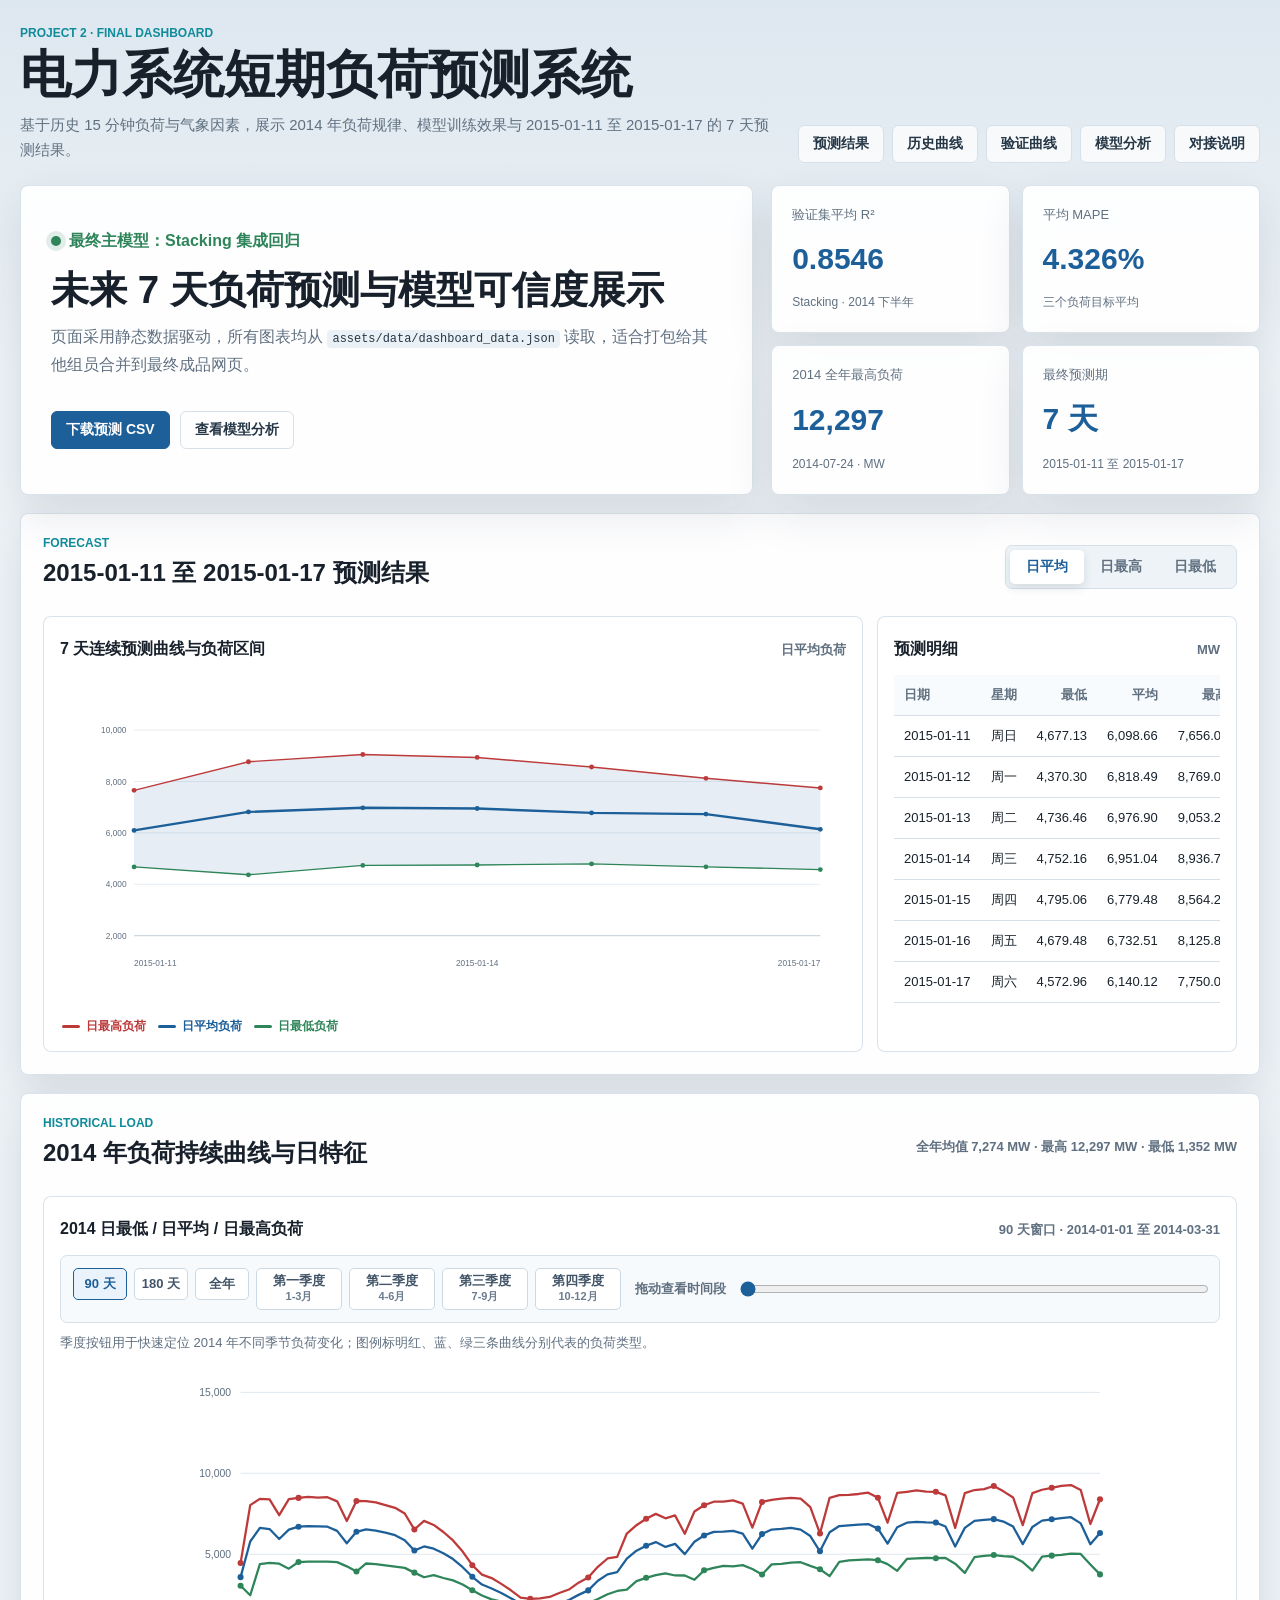
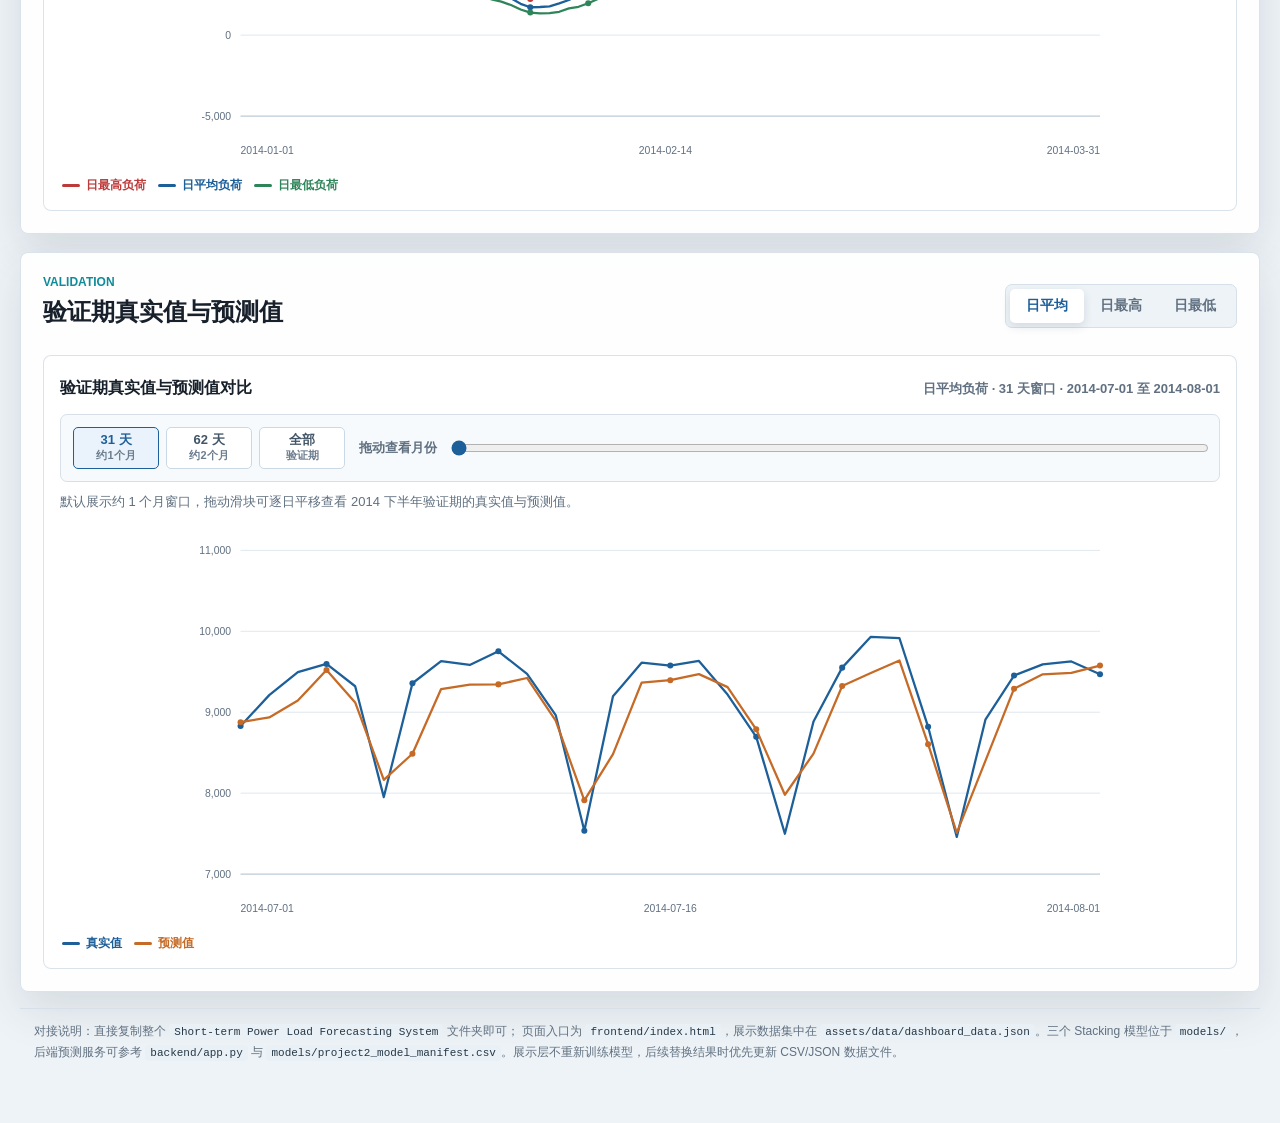
<file: Short-term Power Load Forecasting System/frontend/index.html>
<!doctype html>
<html lang="zh-CN">
  <head>
    <meta charset="utf-8" />
    <meta name="viewport" content="width=device-width, initial-scale=1" />
    <title>电力系统短期负荷预测系统</title>
    <link rel="stylesheet" href="assets/css/styles.css" />
  </head>
  <body>
    <div class="app-shell">
      <header class="topbar">
        <div>
          <p class="eyebrow">Project 2 · Final Dashboard</p>
          <h1>电力系统短期负荷预测系统</h1>
          <p class="subtitle">
            基于历史 15 分钟负荷与气象因素，展示 2014 年负荷规律、模型训练效果与
            2015-01-11 至 2015-01-17 的 7 天预测结果。
          </p>
        </div>
        <nav class="nav-actions" aria-label="页面导航">
          <a href="#forecast">预测结果</a>
          <a href="#history">历史曲线</a>
          <a href="#validation">验证曲线</a>
          <a href="overfitting.html">模型分析</a>
          <a href="#handoff">对接说明</a>
        </nav>
      </header>

      <main>
        <section class="hero-grid" aria-label="项目概览">
          <div class="hero-panel">
            <div class="status-row">
              <span class="status-dot"></span>
              <span>最终主模型：Stacking 集成回归</span>
            </div>
            <h2>未来 7 天负荷预测与模型可信度展示</h2>
            <p>
              页面采用静态数据驱动，所有图表均从 <code>assets/data/dashboard_data.json</code>
              读取，适合打包给其他组员合并到最终成品网页。
            </p>
            <div class="hero-actions">
              <a class="primary-link" href="assets/data/project2_final_prediction_2015_01_11_17.csv">下载预测 CSV</a>
              <a class="ghost-link" href="overfitting.html">查看模型分析</a>
            </div>
          </div>
          <div class="kpi-grid" id="kpiGrid"></div>
        </section>

        <section class="panel section-panel" id="forecast">
          <div class="section-head">
            <div>
              <p class="eyebrow">Forecast</p>
              <h2>2015-01-11 至 2015-01-17 预测结果</h2>
            </div>
            <div class="segmented" role="tablist" aria-label="预测目标切换">
              <button class="segment active" data-target="mean" type="button">日平均</button>
              <button class="segment" data-target="max" type="button">日最高</button>
              <button class="segment" data-target="min" type="button">日最低</button>
            </div>
          </div>
          <div class="chart-layout">
            <div class="chart-card wide">
            <div class="chart-title">
                <h3>7 天连续预测曲线与负荷区间</h3>
                <span id="forecastChartCaption">区间带：日最低至日最高</span>
              </div>
              <div class="chart-box" id="forecastChart" aria-label="7天预测曲线"></div>
            </div>
            <div class="table-card">
              <div class="chart-title">
                <h3>预测明细</h3>
                <span>MW</span>
              </div>
              <div class="table-wrap">
                <table>
                  <thead>
                    <tr>
                      <th>日期</th>
                      <th>星期</th>
                      <th>最低</th>
                      <th>平均</th>
                      <th>最高</th>
                    </tr>
                  </thead>
                  <tbody id="forecastTable"></tbody>
                </table>
              </div>
            </div>
          </div>
        </section>

        <section class="panel section-panel" id="history">
          <div class="section-head">
            <div>
              <p class="eyebrow">Historical Load</p>
              <h2>2014 年负荷持续曲线与日特征</h2>
            </div>
            <div class="meta-pill" id="historyStats"></div>
          </div>
          <div class="chart-card">
            <div class="chart-title">
              <h3>2014 日最低 / 日平均 / 日最高负荷</h3>
              <span id="historyWindowLabel">90 天窗口</span>
            </div>
            <div class="range-controls" aria-label="历史曲线时间窗口控制">
              <div class="quick-ranges">
                <button class="range-button active" data-window="90" type="button">90 天</button>
                <button class="range-button" data-window="180" type="button">180 天</button>
                <button class="range-button" data-window="365" type="button">全年</button>
                <button class="range-button wide" data-quarter="0" type="button">第一季度<br><small>1-3月</small></button>
                <button class="range-button wide" data-quarter="91" type="button">第二季度<br><small>4-6月</small></button>
                <button class="range-button wide" data-quarter="182" type="button">第三季度<br><small>7-9月</small></button>
                <button class="range-button wide" data-quarter="273" type="button">第四季度<br><small>10-12月</small></button>
              </div>
              <label class="range-slider-label">
                <span>拖动查看时间段</span>
                <input id="historyRange" type="range" min="0" max="275" value="0" />
              </label>
            </div>
            <p class="chart-help">季度按钮用于快速定位 2014 年不同季节负荷变化；图例标明红、蓝、绿三条曲线分别代表的负荷类型。</p>
            <div class="chart-box tall" id="historyChart" aria-label="2014全年负荷曲线"></div>
          </div>
        </section>

        <section class="panel section-panel" id="validation">
          <div class="section-head">
            <div>
              <p class="eyebrow">Validation</p>
              <h2>验证期真实值与预测值</h2>
            </div>
            <div class="segmented" role="tablist" aria-label="验证目标切换">
              <button class="validation-segment active" data-target="日平均负荷" type="button">日平均</button>
              <button class="validation-segment" data-target="日最高负荷" type="button">日最高</button>
              <button class="validation-segment" data-target="日最低负荷" type="button">日最低</button>
            </div>
          </div>
          <div class="chart-card">
            <div class="chart-title">
              <h3>验证期真实值与预测值对比</h3>
              <span id="validationCaption">31 天窗口</span>
            </div>
            <div class="range-controls compact-range" aria-label="验证曲线时间窗口控制">
              <div class="quick-ranges">
                <button class="validation-range-button active" data-window="31" type="button">31 天<br><small>约1个月</small></button>
                <button class="validation-range-button" data-window="62" type="button">62 天<br><small>约2个月</small></button>
                <button class="validation-range-button" data-window="183" type="button">全部<br><small>验证期</small></button>
              </div>
              <label class="range-slider-label">
                <span>拖动查看月份</span>
                <input id="validationRange" type="range" min="0" max="152" value="0" />
              </label>
            </div>
            <p class="chart-help">默认展示约 1 个月窗口，拖动滑块可逐日平移查看 2014 下半年验证期的真实值与预测值。</p>
            <div class="chart-box tall" id="validationChart" aria-label="验证期拟合曲线"></div>
          </div>
        </section>

        <section class="handoff-note" id="handoff" aria-label="对接说明">
          <p>
            对接说明：直接复制整个 <code>Short-term Power Load Forecasting System</code> 文件夹即可；
            页面入口为 <code>frontend/index.html</code>，展示数据集中在
            <code>assets/data/dashboard_data.json</code>。三个 Stacking 模型位于
            <code>models/</code>，后端预测服务可参考 <code>backend/app.py</code> 与
            <code>models/project2_model_manifest.csv</code>。展示层不重新训练模型，后续替换结果时优先更新 CSV/JSON 数据文件。
          </p>
        </section>
      </main>
    </div>
    <div class="tooltip" id="tooltip" role="status" aria-live="polite"></div>
    <script src="assets/data/dashboard_data.js"></script>
    <script src="assets/js/dashboard.js"></script>
  </body>
</html>
</file>
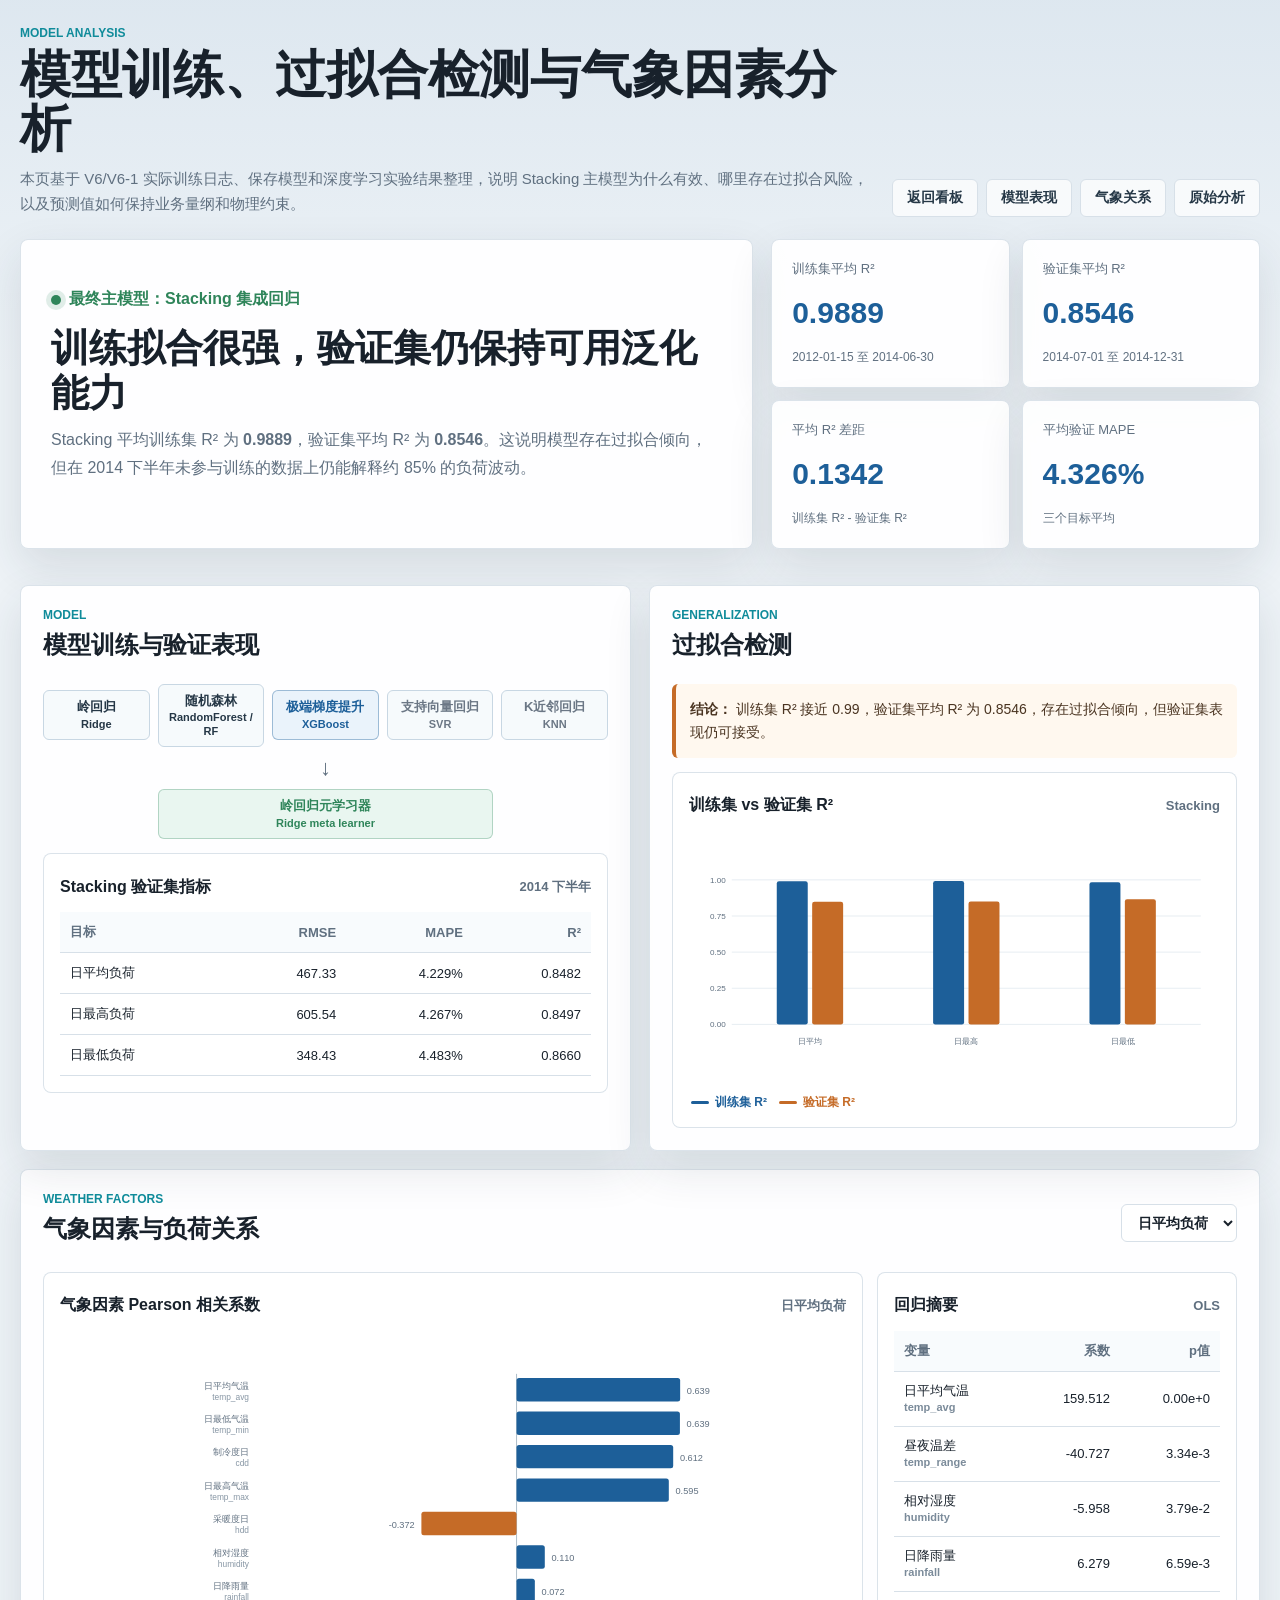
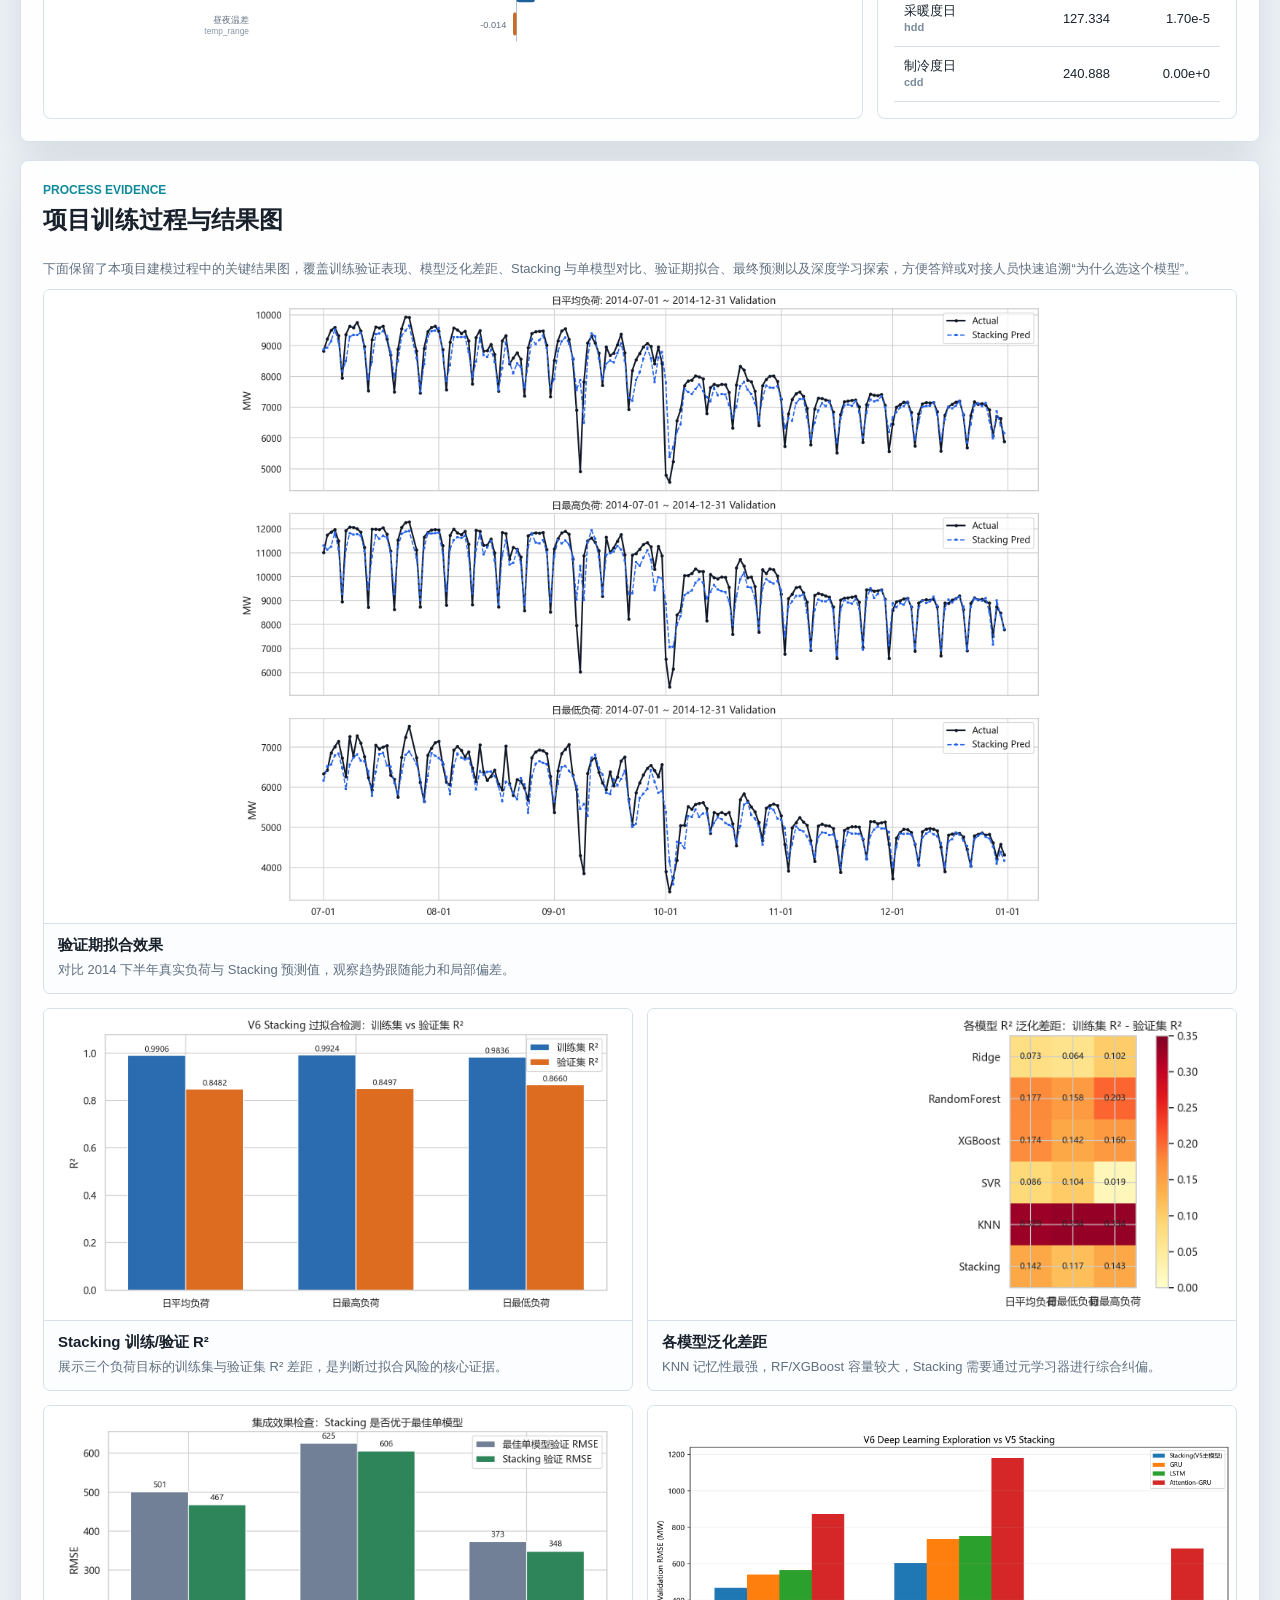
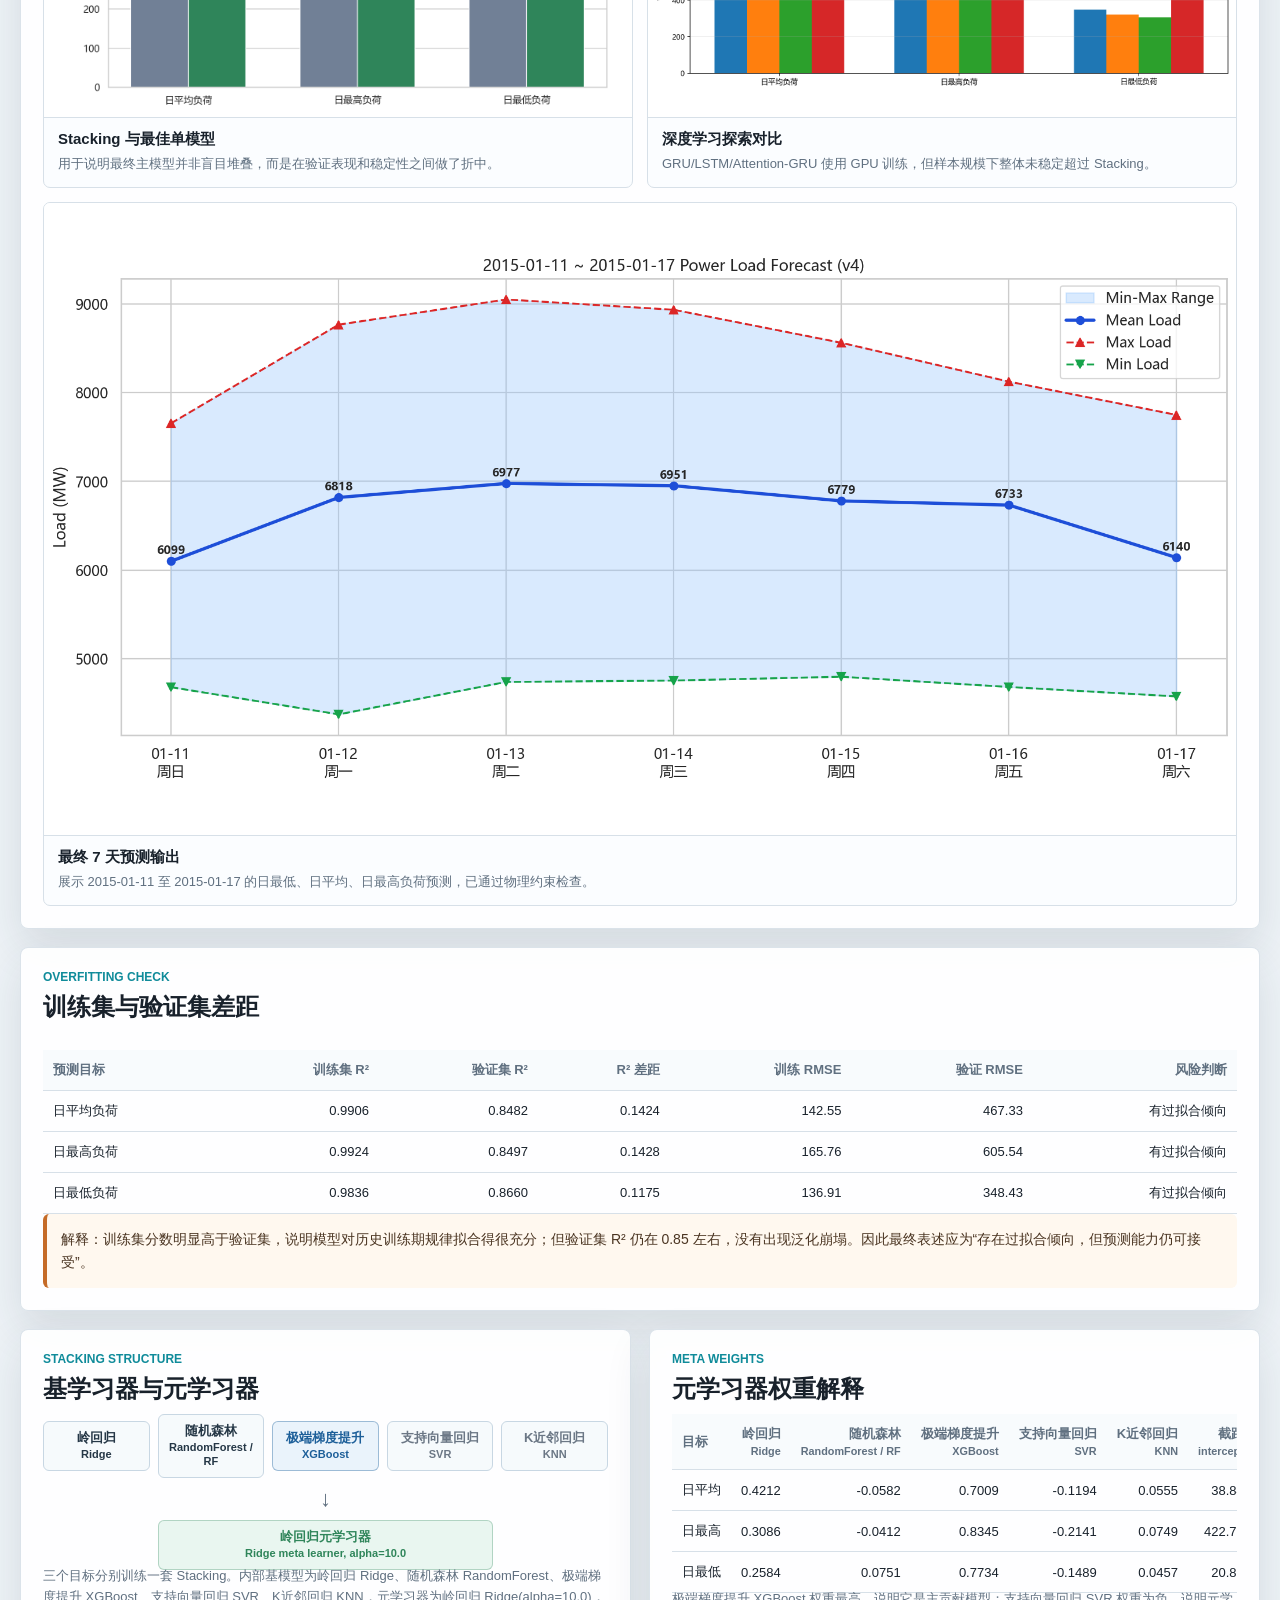
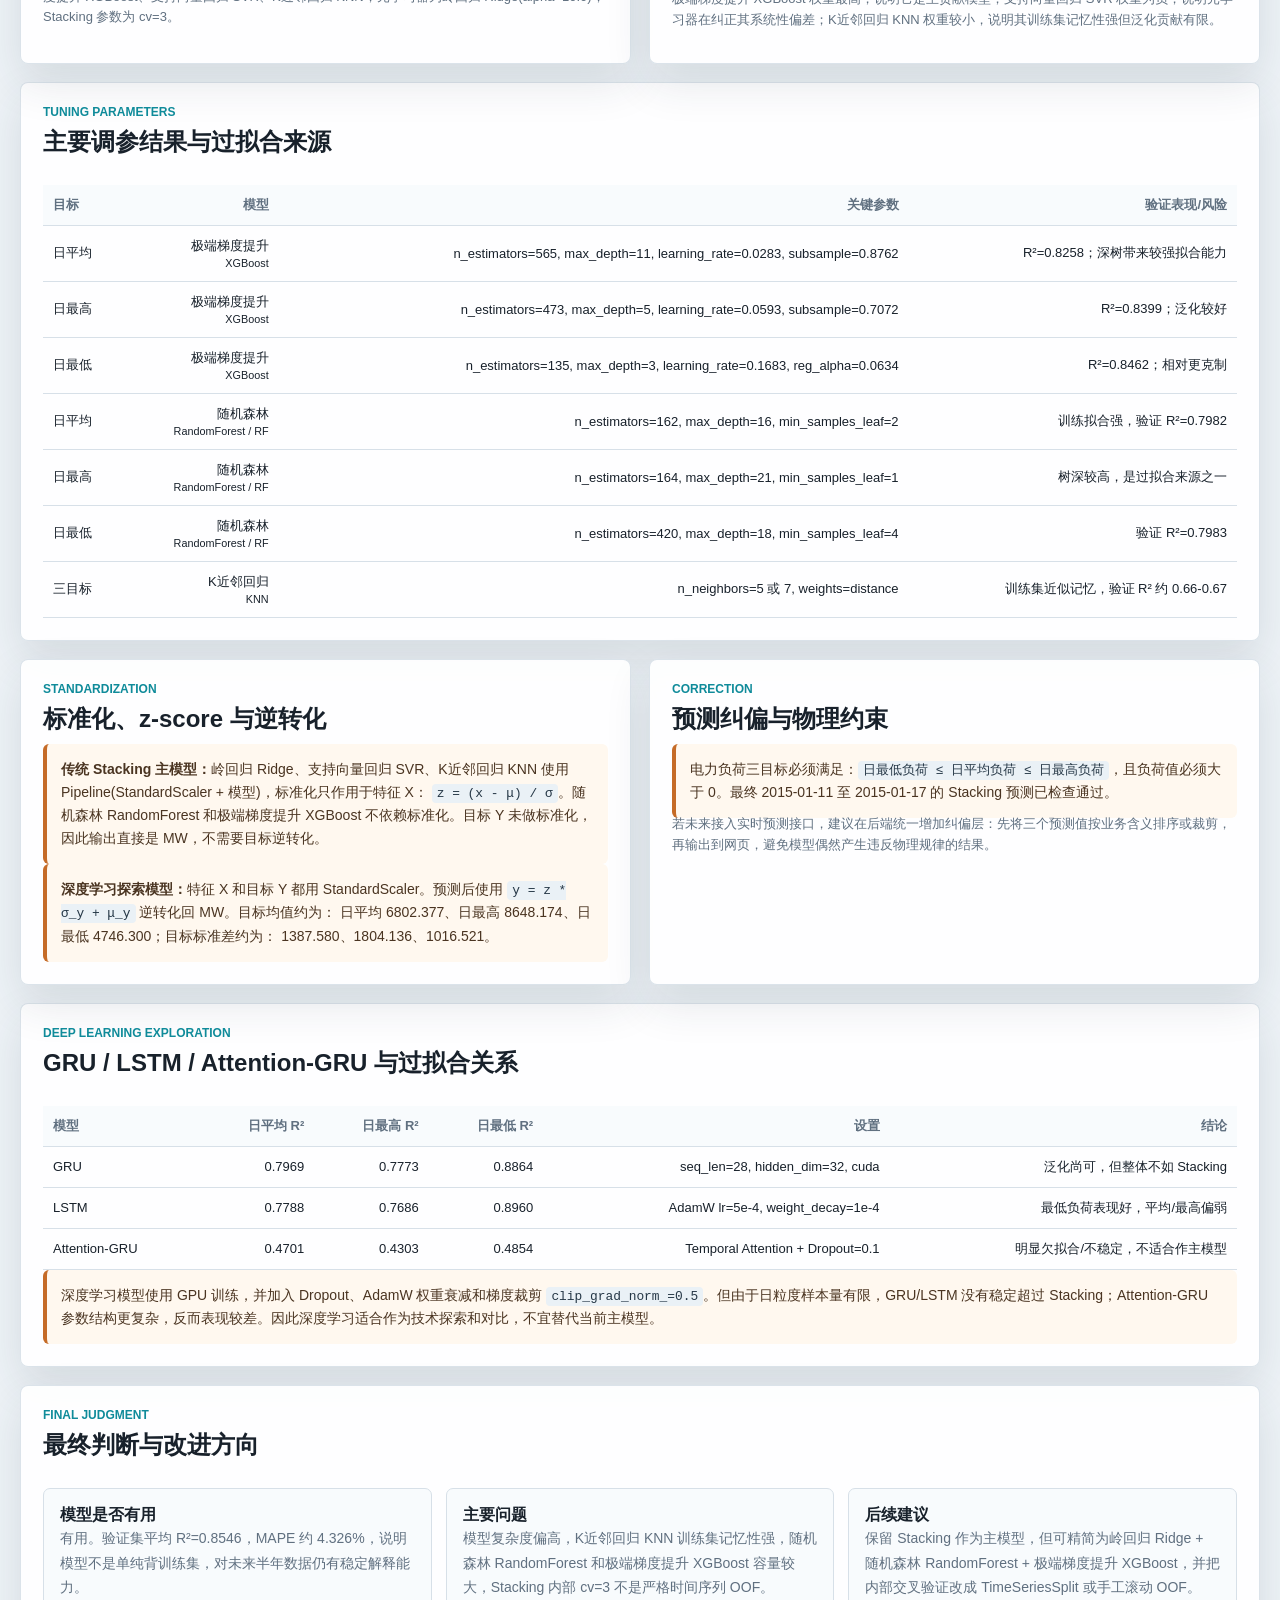
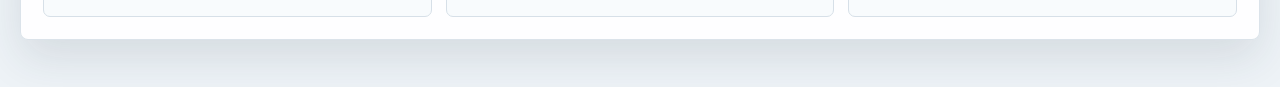
<file: Short-term Power Load Forecasting System/frontend/overfitting.html>
<!doctype html>
<html lang="zh-CN">
  <head>
    <meta charset="utf-8" />
    <meta name="viewport" content="width=device-width, initial-scale=1" />
    <title>电力系统短期负荷预测系统 - 模型分析</title>
    <link rel="stylesheet" href="assets/css/styles.css" />
  </head>
  <body>
    <div class="app-shell">
      <header class="topbar">
        <div>
          <p class="eyebrow">Model Analysis</p>
          <h1>模型训练、过拟合检测与气象因素分析</h1>
          <p class="subtitle">
            本页基于 V6/V6-1 实际训练日志、保存模型和深度学习实验结果整理，说明 Stacking 主模型为什么有效、哪里存在过拟合风险，以及预测值如何保持业务量纲和物理约束。
          </p>
        </div>
        <nav class="nav-actions">
          <a href="index.html">返回看板</a>
          <a href="#model">模型表现</a>
          <a href="#weather">气象关系</a>
          <a href="../docs/V6_overfitting_and_stacking_analysis.md">原始分析</a>
        </nav>
      </header>

      <main>
        <section class="hero-grid">
          <div class="hero-panel">
            <div class="status-row">
              <span class="status-dot"></span>
              <span>最终主模型：Stacking 集成回归</span>
            </div>
            <h2>训练拟合很强，验证集仍保持可用泛化能力</h2>
            <p>
              Stacking 平均训练集 R² 为 <strong>0.9889</strong>，验证集平均 R² 为
              <strong>0.8546</strong>。这说明模型存在过拟合倾向，但在 2014 下半年未参与训练的数据上仍能解释约 85% 的负荷波动。
            </p>
          </div>
          <div class="kpi-grid">
            <article class="kpi-card">
              <div class="kpi-label">训练集平均 R²</div>
              <div class="kpi-value">0.9889</div>
              <div class="kpi-note">2012-01-15 至 2014-06-30</div>
            </article>
            <article class="kpi-card">
              <div class="kpi-label">验证集平均 R²</div>
              <div class="kpi-value">0.8546</div>
              <div class="kpi-note">2014-07-01 至 2014-12-31</div>
            </article>
            <article class="kpi-card">
              <div class="kpi-label">平均 R² 差距</div>
              <div class="kpi-value">0.1342</div>
              <div class="kpi-note">训练集 R² - 验证集 R²</div>
            </article>
            <article class="kpi-card">
              <div class="kpi-label">平均验证 MAPE</div>
              <div class="kpi-value">4.326%</div>
              <div class="kpi-note">三个目标平均</div>
            </article>
          </div>
        </section>

        <section class="two-column" id="model">
          <div class="panel section-panel">
            <div class="section-head compact">
              <div>
                <p class="eyebrow">Model</p>
                <h2>模型训练与验证表现</h2>
              </div>
            </div>
            <div class="model-stack">
              <div class="model-node">岭回归<br><small>Ridge</small></div>
              <div class="model-node">随机森林<br><small>RandomForest / RF</small></div>
              <div class="model-node accent">极端梯度提升<br><small>XGBoost</small></div>
              <div class="model-node muted">支持向量回归<br><small>SVR</small></div>
              <div class="model-node muted">K近邻回归<br><small>KNN</small></div>
              <div class="arrow">↓</div>
              <div class="model-node final">岭回归元学习器<br><small>Ridge meta learner</small></div>
            </div>
            <div class="chart-card inner">
              <div class="chart-title">
                <h3>Stacking 验证集指标</h3>
                <span>2014 下半年</span>
              </div>
              <div class="table-wrap">
                <table>
                  <thead>
                    <tr>
                      <th>目标</th>
                      <th>RMSE</th>
                      <th>MAPE</th>
                      <th>R²</th>
                    </tr>
                  </thead>
                  <tbody id="performanceTable"></tbody>
                </table>
              </div>
            </div>
          </div>

          <div class="panel section-panel">
            <div class="section-head compact">
              <div>
                <p class="eyebrow">Generalization</p>
                <h2>过拟合检测</h2>
              </div>
            </div>
            <div class="notice">
              <strong>结论：</strong>
              训练集 R² 接近 0.99，验证集平均 R² 为 0.8546，存在过拟合倾向，但验证集表现仍可接受。
            </div>
            <div class="chart-card inner">
              <div class="chart-title">
                <h3>训练集 vs 验证集 R²</h3>
                <span>Stacking</span>
              </div>
              <div class="chart-box compact-chart" id="r2Chart" aria-label="R2对比图"></div>
            </div>
          </div>
        </section>

        <section class="panel section-panel" id="weather">
          <div class="section-head">
            <div>
              <p class="eyebrow">Weather Factors</p>
              <h2>气象因素与负荷关系</h2>
            </div>
            <select class="select" id="weatherTargetSelect" aria-label="选择气象分析目标">
              <option value="日平均负荷">日平均负荷</option>
              <option value="日最高负荷">日最高负荷</option>
              <option value="日最低负荷">日最低负荷</option>
            </select>
          </div>
          <div class="chart-layout">
            <div class="chart-card wide">
              <div class="chart-title">
                <h3>气象因素 Pearson 相关系数</h3>
                <span id="weatherCaption">日平均负荷</span>
              </div>
              <div class="chart-box" id="weatherChart" aria-label="气象相关性条形图"></div>
            </div>
            <div class="table-card">
              <div class="chart-title">
                <h3>回归摘要</h3>
                <span>OLS</span>
              </div>
              <div class="table-wrap">
                <table>
                  <thead>
                    <tr>
                      <th>变量</th>
                      <th>系数</th>
                      <th>p值</th>
                    </tr>
                  </thead>
                  <tbody id="regressionTable"></tbody>
                </table>
              </div>
            </div>
          </div>
        </section>

        <section class="panel section-panel" id="process-evidence">
          <div class="section-head">
            <div>
              <p class="eyebrow">Process Evidence</p>
              <h2>项目训练过程与结果图</h2>
            </div>
          </div>
          <p class="chart-help">
            下面保留了本项目建模过程中的关键结果图，覆盖训练验证表现、模型泛化差距、Stacking 与单模型对比、验证期拟合、最终预测以及深度学习探索，方便答辩或对接人员快速追溯“为什么选这个模型”。
          </p>
          <div class="evidence-grid">
            <figure class="evidence-card wide">
              <img src="assets/images/03_validation_fit.png" alt="验证期真实值与预测值拟合图" />
              <figcaption>
                <strong>验证期拟合效果</strong>
                <span>对比 2014 下半年真实负荷与 Stacking 预测值，观察趋势跟随能力和局部偏差。</span>
              </figcaption>
            </figure>
            <figure class="evidence-card">
              <img src="assets/images/01_stacking_train_validation_r2.png" alt="Stacking训练集和验证集R方对比图" />
              <figcaption>
                <strong>Stacking 训练/验证 R²</strong>
                <span>展示三个负荷目标的训练集与验证集 R² 差距，是判断过拟合风险的核心证据。</span>
              </figcaption>
            </figure>
            <figure class="evidence-card">
              <img src="assets/images/02_all_models_r2_gap.png" alt="各模型R方泛化差距热力图" />
              <figcaption>
                <strong>各模型泛化差距</strong>
                <span>KNN 记忆性最强，RF/XGBoost 容量较大，Stacking 需要通过元学习器进行综合纠偏。</span>
              </figcaption>
            </figure>
            <figure class="evidence-card">
              <img src="assets/images/03_stacking_vs_best_single.png" alt="Stacking与最佳单模型对比图" />
              <figcaption>
                <strong>Stacking 与最佳单模型</strong>
                <span>用于说明最终主模型并非盲目堆叠，而是在验证表现和稳定性之间做了折中。</span>
              </figcaption>
            </figure>
            <figure class="evidence-card">
              <img src="assets/images/13_deep_learning_vs_stacking.png" alt="深度学习模型与Stacking对比图" />
              <figcaption>
                <strong>深度学习探索对比</strong>
                <span>GRU/LSTM/Attention-GRU 使用 GPU 训练，但样本规模下整体未稳定超过 Stacking。</span>
              </figcaption>
            </figure>
            <figure class="evidence-card wide">
              <img src="assets/images/04_final_prediction.png" alt="2015年1月11日至17日最终负荷预测图" />
              <figcaption>
                <strong>最终 7 天预测输出</strong>
                <span>展示 2015-01-11 至 2015-01-17 的日最低、日平均、日最高负荷预测，已通过物理约束检查。</span>
              </figcaption>
            </figure>
          </div>
        </section>

        <section class="panel section-panel">
          <div class="section-head">
            <div>
              <p class="eyebrow">Overfitting Check</p>
              <h2>训练集与验证集差距</h2>
            </div>
          </div>
          <div class="table-wrap">
            <table>
              <thead>
                <tr>
                  <th>预测目标</th>
                  <th>训练集 R²</th>
                  <th>验证集 R²</th>
                  <th>R² 差距</th>
                  <th>训练 RMSE</th>
                  <th>验证 RMSE</th>
                  <th>风险判断</th>
                </tr>
              </thead>
              <tbody>
                <tr><td>日平均负荷</td><td>0.9906</td><td>0.8482</td><td>0.1424</td><td>142.55</td><td>467.33</td><td>有过拟合倾向</td></tr>
                <tr><td>日最高负荷</td><td>0.9924</td><td>0.8497</td><td>0.1428</td><td>165.76</td><td>605.54</td><td>有过拟合倾向</td></tr>
                <tr><td>日最低负荷</td><td>0.9836</td><td>0.8660</td><td>0.1175</td><td>136.91</td><td>348.43</td><td>有过拟合倾向</td></tr>
              </tbody>
            </table>
          </div>
          <div class="notice">
            解释：训练集分数明显高于验证集，说明模型对历史训练期规律拟合得很充分；但验证集 R² 仍在 0.85 左右，没有出现泛化崩塌。因此最终表述应为“存在过拟合倾向，但预测能力仍可接受”。
          </div>
        </section>

        <section class="two-column">
          <div class="panel section-panel">
            <p class="eyebrow">Stacking Structure</p>
            <h2>基学习器与元学习器</h2>
            <div class="model-stack">
              <div class="model-node">岭回归<br><small>Ridge</small></div>
              <div class="model-node">随机森林<br><small>RandomForest / RF</small></div>
              <div class="model-node accent">极端梯度提升<br><small>XGBoost</small></div>
              <div class="model-node muted">支持向量回归<br><small>SVR</small></div>
              <div class="model-node muted">K近邻回归<br><small>KNN</small></div>
              <div class="arrow">↓</div>
              <div class="model-node final">岭回归元学习器<br><small>Ridge meta learner, alpha=10.0</small></div>
            </div>
            <p class="chart-help">
              三个目标分别训练一套 Stacking。内部基模型为岭回归 Ridge、随机森林 RandomForest、极端梯度提升 XGBoost、支持向量回归 SVR、K近邻回归 KNN，元学习器为岭回归 Ridge(alpha=10.0)，Stacking 参数为 cv=3。
            </p>
          </div>

          <div class="panel section-panel">
            <p class="eyebrow">Meta Weights</p>
            <h2>元学习器权重解释</h2>
            <div class="table-wrap">
              <table>
                <thead>
                  <tr>
                    <th>目标</th>
                    <th>岭回归<br><small>Ridge</small></th>
                    <th>随机森林<br><small>RandomForest / RF</small></th>
                    <th>极端梯度提升<br><small>XGBoost</small></th>
                    <th>支持向量回归<br><small>SVR</small></th>
                    <th>K近邻回归<br><small>KNN</small></th>
                    <th>截距<br><small>intercept</small></th>
                  </tr>
                </thead>
                <tbody>
                  <tr><td>日平均</td><td>0.4212</td><td>-0.0582</td><td>0.7009</td><td>-0.1194</td><td>0.0555</td><td>38.84</td></tr>
                  <tr><td>日最高</td><td>0.3086</td><td>-0.0412</td><td>0.8345</td><td>-0.2141</td><td>0.0749</td><td>422.79</td></tr>
                  <tr><td>日最低</td><td>0.2584</td><td>0.0751</td><td>0.7734</td><td>-0.1489</td><td>0.0457</td><td>20.88</td></tr>
                </tbody>
              </table>
            </div>
            <p class="chart-help">
              极端梯度提升 XGBoost 权重最高，说明它是主贡献模型；支持向量回归 SVR 权重为负，说明元学习器在纠正其系统性偏差；K近邻回归 KNN 权重较小，说明其训练集记忆性强但泛化贡献有限。
            </p>
          </div>
        </section>

        <section class="panel section-panel">
          <div class="section-head">
            <div>
              <p class="eyebrow">Tuning Parameters</p>
              <h2>主要调参结果与过拟合来源</h2>
            </div>
          </div>
          <div class="table-wrap">
            <table>
              <thead>
                <tr><th>目标</th><th>模型</th><th>关键参数</th><th>验证表现/风险</th></tr>
              </thead>
              <tbody>
                <tr><td>日平均</td><td>极端梯度提升<br><small>XGBoost</small></td><td>n_estimators=565, max_depth=11, learning_rate=0.0283, subsample=0.8762</td><td>R²=0.8258；深树带来较强拟合能力</td></tr>
                <tr><td>日最高</td><td>极端梯度提升<br><small>XGBoost</small></td><td>n_estimators=473, max_depth=5, learning_rate=0.0593, subsample=0.7072</td><td>R²=0.8399；泛化较好</td></tr>
                <tr><td>日最低</td><td>极端梯度提升<br><small>XGBoost</small></td><td>n_estimators=135, max_depth=3, learning_rate=0.1683, reg_alpha=0.0634</td><td>R²=0.8462；相对更克制</td></tr>
                <tr><td>日平均</td><td>随机森林<br><small>RandomForest / RF</small></td><td>n_estimators=162, max_depth=16, min_samples_leaf=2</td><td>训练拟合强，验证 R²=0.7982</td></tr>
                <tr><td>日最高</td><td>随机森林<br><small>RandomForest / RF</small></td><td>n_estimators=164, max_depth=21, min_samples_leaf=1</td><td>树深较高，是过拟合来源之一</td></tr>
                <tr><td>日最低</td><td>随机森林<br><small>RandomForest / RF</small></td><td>n_estimators=420, max_depth=18, min_samples_leaf=4</td><td>验证 R²=0.7983</td></tr>
                <tr><td>三目标</td><td>K近邻回归<br><small>KNN</small></td><td>n_neighbors=5 或 7, weights=distance</td><td>训练集近似记忆，验证 R² 约 0.66-0.67</td></tr>
              </tbody>
            </table>
          </div>
        </section>

        <section class="two-column">
          <div class="panel section-panel">
            <p class="eyebrow">Standardization</p>
            <h2>标准化、z-score 与逆转化</h2>
            <div class="notice">
              <strong>传统 Stacking 主模型：</strong>岭回归 Ridge、支持向量回归 SVR、K近邻回归 KNN 使用 Pipeline(StandardScaler + 模型)，标准化只作用于特征 X：
              <code>z = (x - μ) / σ</code>。随机森林 RandomForest 和极端梯度提升 XGBoost 不依赖标准化。目标 Y 未做标准化，因此输出直接是 MW，不需要目标逆转化。
            </div>
            <div class="notice">
              <strong>深度学习探索模型：</strong>特征 X 和目标 Y 都用 StandardScaler。预测后使用
              <code>y = z * σ_y + μ_y</code> 逆转化回 MW。目标均值约为：
              日平均 6802.377、日最高 8648.174、日最低 4746.300；目标标准差约为：
              1387.580、1804.136、1016.521。
            </div>
          </div>

          <div class="panel section-panel">
            <p class="eyebrow">Correction</p>
            <h2>预测纠偏与物理约束</h2>
            <div class="notice">
              电力负荷三目标必须满足：<code>日最低负荷 ≤ 日平均负荷 ≤ 日最高负荷</code>，且负荷值必须大于 0。最终 2015-01-11 至 2015-01-17 的 Stacking 预测已检查通过。
            </div>
            <p class="chart-help">
              若未来接入实时预测接口，建议在后端统一增加纠偏层：先将三个预测值按业务含义排序或裁剪，再输出到网页，避免模型偶然产生违反物理规律的结果。
            </p>
          </div>
        </section>

        <section class="panel section-panel">
          <div class="section-head">
            <div>
              <p class="eyebrow">Deep Learning Exploration</p>
              <h2>GRU / LSTM / Attention-GRU 与过拟合关系</h2>
            </div>
          </div>
          <div class="table-wrap">
            <table>
              <thead><tr><th>模型</th><th>日平均 R²</th><th>日最高 R²</th><th>日最低 R²</th><th>设置</th><th>结论</th></tr></thead>
              <tbody>
                <tr><td>GRU</td><td>0.7969</td><td>0.7773</td><td>0.8864</td><td>seq_len=28, hidden_dim=32, cuda</td><td>泛化尚可，但整体不如 Stacking</td></tr>
                <tr><td>LSTM</td><td>0.7788</td><td>0.7686</td><td>0.8960</td><td>AdamW lr=5e-4, weight_decay=1e-4</td><td>最低负荷表现好，平均/最高偏弱</td></tr>
                <tr><td>Attention-GRU</td><td>0.4701</td><td>0.4303</td><td>0.4854</td><td>Temporal Attention + Dropout=0.1</td><td>明显欠拟合/不稳定，不适合作主模型</td></tr>
              </tbody>
            </table>
          </div>
          <div class="notice">
            深度学习模型使用 GPU 训练，并加入 Dropout、AdamW 权重衰减和梯度裁剪 <code>clip_grad_norm_=0.5</code>。但由于日粒度样本量有限，GRU/LSTM 没有稳定超过 Stacking；Attention-GRU 参数结构更复杂，反而表现较差。因此深度学习适合作为技术探索和对比，不宜替代当前主模型。
          </div>
        </section>

        <section class="panel section-panel">
          <div class="section-head">
            <div>
              <p class="eyebrow">Final Judgment</p>
              <h2>最终判断与改进方向</h2>
            </div>
          </div>
          <div class="handoff-grid">
            <div>
              <h3>模型是否有用</h3>
              <p>有用。验证集平均 R²=0.8546，MAPE 约 4.326%，说明模型不是单纯背训练集，对未来半年数据仍有稳定解释能力。</p>
            </div>
            <div>
              <h3>主要问题</h3>
              <p>模型复杂度偏高，K近邻回归 KNN 训练集记忆性强，随机森林 RandomForest 和极端梯度提升 XGBoost 容量较大，Stacking 内部 cv=3 不是严格时间序列 OOF。</p>
            </div>
            <div>
              <h3>后续建议</h3>
              <p>保留 Stacking 作为主模型，但可精简为岭回归 Ridge + 随机森林 RandomForest + 极端梯度提升 XGBoost，并把内部交叉验证改成 TimeSeriesSplit 或手工滚动 OOF。</p>
            </div>
          </div>
        </section>
      </main>
    </div>
    <div class="tooltip" id="tooltip" role="status" aria-live="polite"></div>
    <script src="assets/data/dashboard_data.js"></script>
    <script src="assets/js/dashboard.js"></script>
  </body>
</html>
</file>
<file: Short-term Power Load Forecasting System/frontend/assets/css/styles.css>
:root {
  --bg: #eef3f7;
  --panel: #ffffff;
  --panel-strong: #f8fbfd;
  --text: #18212b;
  --muted: #607080;
  --line: #d7e0e8;
  --blue: #1d5f99;
  --cyan: #0f8b9a;
  --green: #2f855a;
  --orange: #c56b27;
  --red: #bd3a3a;
  --shadow: 0 18px 45px rgba(31, 48, 67, 0.12);
}

* {
  box-sizing: border-box;
}

html {
  scroll-behavior: smooth;
}

body {
  margin: 0;
  color: var(--text);
  background:
    linear-gradient(180deg, rgba(29, 95, 153, 0.08), rgba(238, 243, 247, 0) 380px),
    var(--bg);
  font-family: "Microsoft YaHei", "PingFang SC", "Segoe UI", Arial, sans-serif;
  letter-spacing: 0;
}

code {
  padding: 2px 5px;
  border-radius: 4px;
  background: #eaf1f6;
  color: #253746;
  font-size: 0.92em;
}

a {
  color: inherit;
  text-decoration: none;
}

.app-shell {
  width: min(1440px, calc(100% - 40px));
  margin: 0 auto;
  padding: 26px 0 48px;
}

.topbar {
  display: grid;
  grid-template-columns: minmax(0, 1fr) auto;
  gap: 22px;
  align-items: end;
  margin-bottom: 22px;
}

.eyebrow {
  margin: 0 0 8px;
  color: var(--cyan);
  font-size: 12px;
  font-weight: 700;
  text-transform: uppercase;
}

h1,
h2,
h3,
p {
  margin-top: 0;
}

h1 {
  margin-bottom: 10px;
  font-size: clamp(30px, 4vw, 54px);
  line-height: 1.05;
}

h2 {
  margin-bottom: 10px;
  font-size: 24px;
  line-height: 1.25;
}

h3 {
  margin-bottom: 0;
  font-size: 16px;
}

.subtitle {
  max-width: 860px;
  margin-bottom: 0;
  color: var(--muted);
  font-size: 15px;
  line-height: 1.7;
}

.nav-actions {
  display: flex;
  flex-wrap: wrap;
  justify-content: flex-end;
  gap: 8px;
}

.nav-actions a,
.ghost-link,
.primary-link {
  min-height: 38px;
  display: inline-flex;
  align-items: center;
  justify-content: center;
  padding: 0 14px;
  border: 1px solid var(--line);
  border-radius: 6px;
  background: rgba(255, 255, 255, 0.72);
  color: #253746;
  font-size: 14px;
  font-weight: 600;
}

.primary-link {
  border-color: var(--blue);
  background: var(--blue);
  color: #fff;
}

.hero-grid {
  display: grid;
  grid-template-columns: minmax(0, 1.2fr) minmax(360px, 0.8fr);
  gap: 18px;
  margin-bottom: 18px;
}

.hero-panel,
.panel,
.kpi-card,
.chart-card,
.table-card {
  border: 1px solid rgba(215, 224, 232, 0.9);
  border-radius: 8px;
  background: rgba(255, 255, 255, 0.92);
  box-shadow: var(--shadow);
}

.hero-panel {
  padding: 30px;
  min-height: 310px;
  display: flex;
  flex-direction: column;
  justify-content: center;
}

.hero-panel h2 {
  max-width: 760px;
  font-size: clamp(26px, 3vw, 42px);
  line-height: 1.16;
}

.hero-panel p {
  max-width: 780px;
  color: var(--muted);
  line-height: 1.75;
}

.status-row {
  display: inline-flex;
  align-items: center;
  gap: 8px;
  margin-bottom: 16px;
  color: var(--green);
  font-weight: 700;
}

.status-dot {
  width: 10px;
  height: 10px;
  border-radius: 50%;
  background: var(--green);
  box-shadow: 0 0 0 5px rgba(47, 133, 90, 0.14);
}

.hero-actions {
  display: flex;
  flex-wrap: wrap;
  gap: 10px;
  margin-top: 16px;
}

.kpi-grid {
  display: grid;
  grid-template-columns: 1fr 1fr;
  gap: 12px;
}

.kpi-card {
  padding: 20px;
  min-height: 132px;
  display: flex;
  flex-direction: column;
  justify-content: space-between;
}

.kpi-label {
  color: var(--muted);
  font-size: 13px;
}

.kpi-value {
  margin-top: 8px;
  color: var(--blue);
  font-size: 30px;
  font-weight: 800;
}

.kpi-note {
  margin-top: 8px;
  color: var(--muted);
  font-size: 12px;
  line-height: 1.45;
}

.section-panel {
  margin-top: 18px;
  padding: 22px;
}

.section-head {
  display: flex;
  justify-content: space-between;
  gap: 18px;
  align-items: center;
  margin-bottom: 18px;
}

.section-head.compact {
  margin-bottom: 14px;
}

.segmented {
  display: inline-flex;
  padding: 4px;
  border: 1px solid var(--line);
  border-radius: 7px;
  background: #edf3f7;
}

.segment,
.validation-segment {
  min-width: 74px;
  height: 34px;
  border: 0;
  border-radius: 5px;
  background: transparent;
  color: var(--muted);
  font: inherit;
  font-size: 14px;
  font-weight: 700;
  cursor: pointer;
}

.segment.active,
.validation-segment.active {
  background: #fff;
  color: var(--blue);
  box-shadow: 0 4px 10px rgba(31, 48, 67, 0.12);
}

.chart-layout {
  display: grid;
  grid-template-columns: minmax(0, 1.4fr) minmax(360px, 0.6fr);
  gap: 14px;
}

.chart-card,
.table-card {
  padding: 16px;
  box-shadow: none;
}

.chart-card.inner {
  margin-top: 14px;
}

.chart-title {
  min-height: 34px;
  display: flex;
  justify-content: space-between;
  gap: 12px;
  align-items: center;
  margin-bottom: 8px;
}

.chart-title span,
.meta-pill {
  color: var(--muted);
  font-size: 13px;
  font-weight: 700;
}

.chart-box {
  width: 100%;
  height: 360px;
  min-height: 360px;
  display: flex;
  flex-direction: column;
  overflow: hidden;
}

.chart-box.tall {
  height: 430px;
  min-height: 430px;
}

.compact-chart {
  height: 280px;
  min-height: 280px;
}

.chart-box svg {
  display: block;
  width: 100%;
  height: auto;
  min-height: 0;
  flex: 1 1 auto;
}

.range-controls {
  display: grid;
  grid-template-columns: minmax(0, auto) minmax(220px, 1fr);
  gap: 14px;
  align-items: center;
  margin: 8px 0 14px;
  padding: 12px;
  border: 1px solid var(--line);
  border-radius: 7px;
  background: #f7fafc;
}

.quick-ranges {
  display: flex;
  flex-wrap: wrap;
  gap: 7px;
}

.range-button,
.validation-range-button {
  min-width: 54px;
  height: 32px;
  border: 1px solid #cbd9e4;
  border-radius: 5px;
  background: #fff;
  color: #425568;
  font: inherit;
  font-size: 13px;
  font-weight: 800;
  cursor: pointer;
}

.range-button.wide,
.validation-range-button {
  min-width: 86px;
  height: 42px;
  line-height: 1.15;
}

.range-button small,
.validation-range-button small {
  color: #6c7d8f;
  font-size: 11px;
  font-weight: 700;
}

.range-button.active,
.validation-range-button.active {
  border-color: var(--blue);
  background: #eaf3fb;
  color: var(--blue);
}

.compact-range {
  grid-template-columns: minmax(0, auto) minmax(260px, 1fr);
}

.chart-help {
  margin: -4px 0 10px;
  color: var(--muted);
  font-size: 13px;
  line-height: 1.6;
}

.range-slider-label {
  display: grid;
  grid-template-columns: auto minmax(160px, 1fr);
  gap: 12px;
  align-items: center;
  color: var(--muted);
  font-size: 13px;
  font-weight: 700;
}

.range-slider-label input {
  width: 100%;
  accent-color: var(--blue);
}

.bilingual-name {
  display: grid;
  gap: 2px;
  line-height: 1.25;
}

.bilingual-name small {
  color: #7b8b9a;
  font-size: 11px;
  font-weight: 600;
}

.table-wrap {
  width: 100%;
  overflow-x: auto;
}

table {
  width: 100%;
  border-collapse: collapse;
  font-size: 13px;
}

th,
td {
  padding: 11px 10px;
  border-bottom: 1px solid var(--line);
  text-align: right;
  white-space: nowrap;
}

th:first-child,
td:first-child {
  text-align: left;
}

th {
  color: var(--muted);
  font-weight: 800;
  background: var(--panel-strong);
}

tbody tr:hover {
  background: #f5f9fb;
}

.two-column {
  display: grid;
  grid-template-columns: minmax(0, 1fr) minmax(0, 1fr);
  gap: 18px;
}

.model-stack {
  display: grid;
  grid-template-columns: repeat(5, minmax(0, 1fr));
  gap: 8px;
  align-items: center;
}

.model-node {
  min-height: 44px;
  display: flex;
  flex-direction: column;
  align-items: center;
  justify-content: center;
  gap: 2px;
  padding: 8px;
  border: 1px solid #c8d7e3;
  border-radius: 6px;
  background: #f6fafc;
  color: #253746;
  font-size: 13px;
  font-weight: 800;
  line-height: 1.25;
  text-align: center;
}

.model-node small {
  display: block;
  font-size: 11px;
  line-height: 1.25;
  word-break: keep-all;
}

.model-node.accent {
  border-color: rgba(29, 95, 153, 0.38);
  background: #eaf3fb;
  color: var(--blue);
}

.model-node.muted {
  color: #6b7785;
}

.model-node.final {
  grid-column: 2 / span 3;
  background: #e9f6f0;
  border-color: rgba(47, 133, 90, 0.3);
  color: var(--green);
}

.arrow {
  grid-column: 1 / -1;
  text-align: center;
  color: var(--muted);
  font-size: 22px;
  font-weight: 800;
}

.notice {
  padding: 14px;
  border-left: 4px solid var(--orange);
  border-radius: 6px;
  background: #fff8ef;
  color: #4a3421;
  line-height: 1.65;
  font-size: 14px;
}

.select {
  height: 38px;
  padding: 0 12px;
  border: 1px solid var(--line);
  border-radius: 6px;
  background: #fff;
  color: var(--text);
  font: inherit;
  font-size: 14px;
  font-weight: 700;
}

.handoff-grid {
  display: grid;
  grid-template-columns: repeat(3, minmax(0, 1fr));
  gap: 14px;
}

.handoff-grid > div {
  padding: 16px;
  border: 1px solid var(--line);
  border-radius: 7px;
  background: var(--panel-strong);
}

.handoff-grid p {
  margin-bottom: 0;
  color: var(--muted);
  line-height: 1.75;
  font-size: 14px;
}

.handoff-note {
  margin-top: 16px;
  padding: 12px 14px;
  border-top: 1px solid var(--line);
  color: var(--muted);
  font-size: 12px;
  line-height: 1.7;
}

.handoff-note p {
  margin: 0;
}

.handoff-note code {
  font-size: 11px;
}

.evidence-grid {
  display: grid;
  grid-template-columns: repeat(2, minmax(0, 1fr));
  gap: 14px;
}

.evidence-card {
  margin: 0;
  overflow: hidden;
  border: 1px solid var(--line);
  border-radius: 7px;
  background: #fbfdff;
}

.evidence-card.wide {
  grid-column: 1 / -1;
}

.evidence-card img {
  display: block;
  width: 100%;
  aspect-ratio: 16 / 8.5;
  object-fit: contain;
  background: #ffffff;
  border-bottom: 1px solid var(--line);
}

.evidence-card figcaption {
  display: grid;
  gap: 5px;
  padding: 12px 14px;
}

.evidence-card figcaption strong {
  color: var(--ink);
  font-size: 15px;
}

.evidence-card figcaption span {
  color: var(--muted);
  font-size: 13px;
  line-height: 1.6;
}

.tooltip {
  position: fixed;
  z-index: 10;
  min-width: 150px;
  max-width: 260px;
  padding: 9px 10px;
  border: 1px solid rgba(24, 33, 43, 0.15);
  border-radius: 6px;
  background: rgba(24, 33, 43, 0.94);
  color: #fff;
  font-size: 12px;
  line-height: 1.5;
  pointer-events: none;
  opacity: 0;
  transform: translate(-50%, -112%);
  transition: opacity 0.12s ease;
}

.tooltip.visible {
  opacity: 1;
}

.axis-label {
  fill: #607080;
  font-size: 11px;
}

.sub-axis-label {
  fill: #8796a4;
  font-size: 10px;
}

.grid-line {
  stroke: #dfe7ee;
  stroke-width: 1;
}

.line-mean {
  stroke: var(--blue);
}

.line-max {
  stroke: var(--red);
}

.line-min {
  stroke: var(--green);
}

.line-actual {
  stroke: var(--blue);
}

.line-predicted {
  stroke: var(--orange);
}

.legend {
  display: flex;
  flex: 0 0 auto;
  flex-wrap: wrap;
  gap: 12px;
  margin-top: 6px;
  padding-left: 2px;
  color: var(--muted);
  font-size: 12px;
  font-weight: 700;
}

.legend-item {
  display: inline-flex;
  align-items: center;
  gap: 6px;
}

.legend-swatch {
  width: 18px;
  height: 3px;
  border-radius: 999px;
  background: currentColor;
}

@media (max-width: 1080px) {
  .topbar,
  .hero-grid,
  .chart-layout,
  .two-column,
  .handoff-grid,
  .evidence-grid {
    grid-template-columns: 1fr;
  }

  .nav-actions {
    justify-content: flex-start;
  }
}

@media (max-width: 720px) {
  .app-shell {
    width: min(100% - 24px, 1440px);
    padding-top: 16px;
  }

  .hero-panel,
  .section-panel {
    padding: 16px;
  }

  .kpi-grid {
    grid-template-columns: 1fr;
  }

  .section-head {
    align-items: flex-start;
    flex-direction: column;
  }

  .segmented {
    width: 100%;
  }

  .segment,
  .validation-segment {
    flex: 1;
    min-width: 0;
  }

  .chart-box,
  .chart-box.tall {
    height: 340px;
    min-height: 340px;
  }

  .range-controls,
  .range-slider-label {
    grid-template-columns: 1fr;
  }

  .model-stack {
    grid-template-columns: 1fr 1fr;
  }

  .model-node.final {
    grid-column: 1 / -1;
  }
}
</file>
